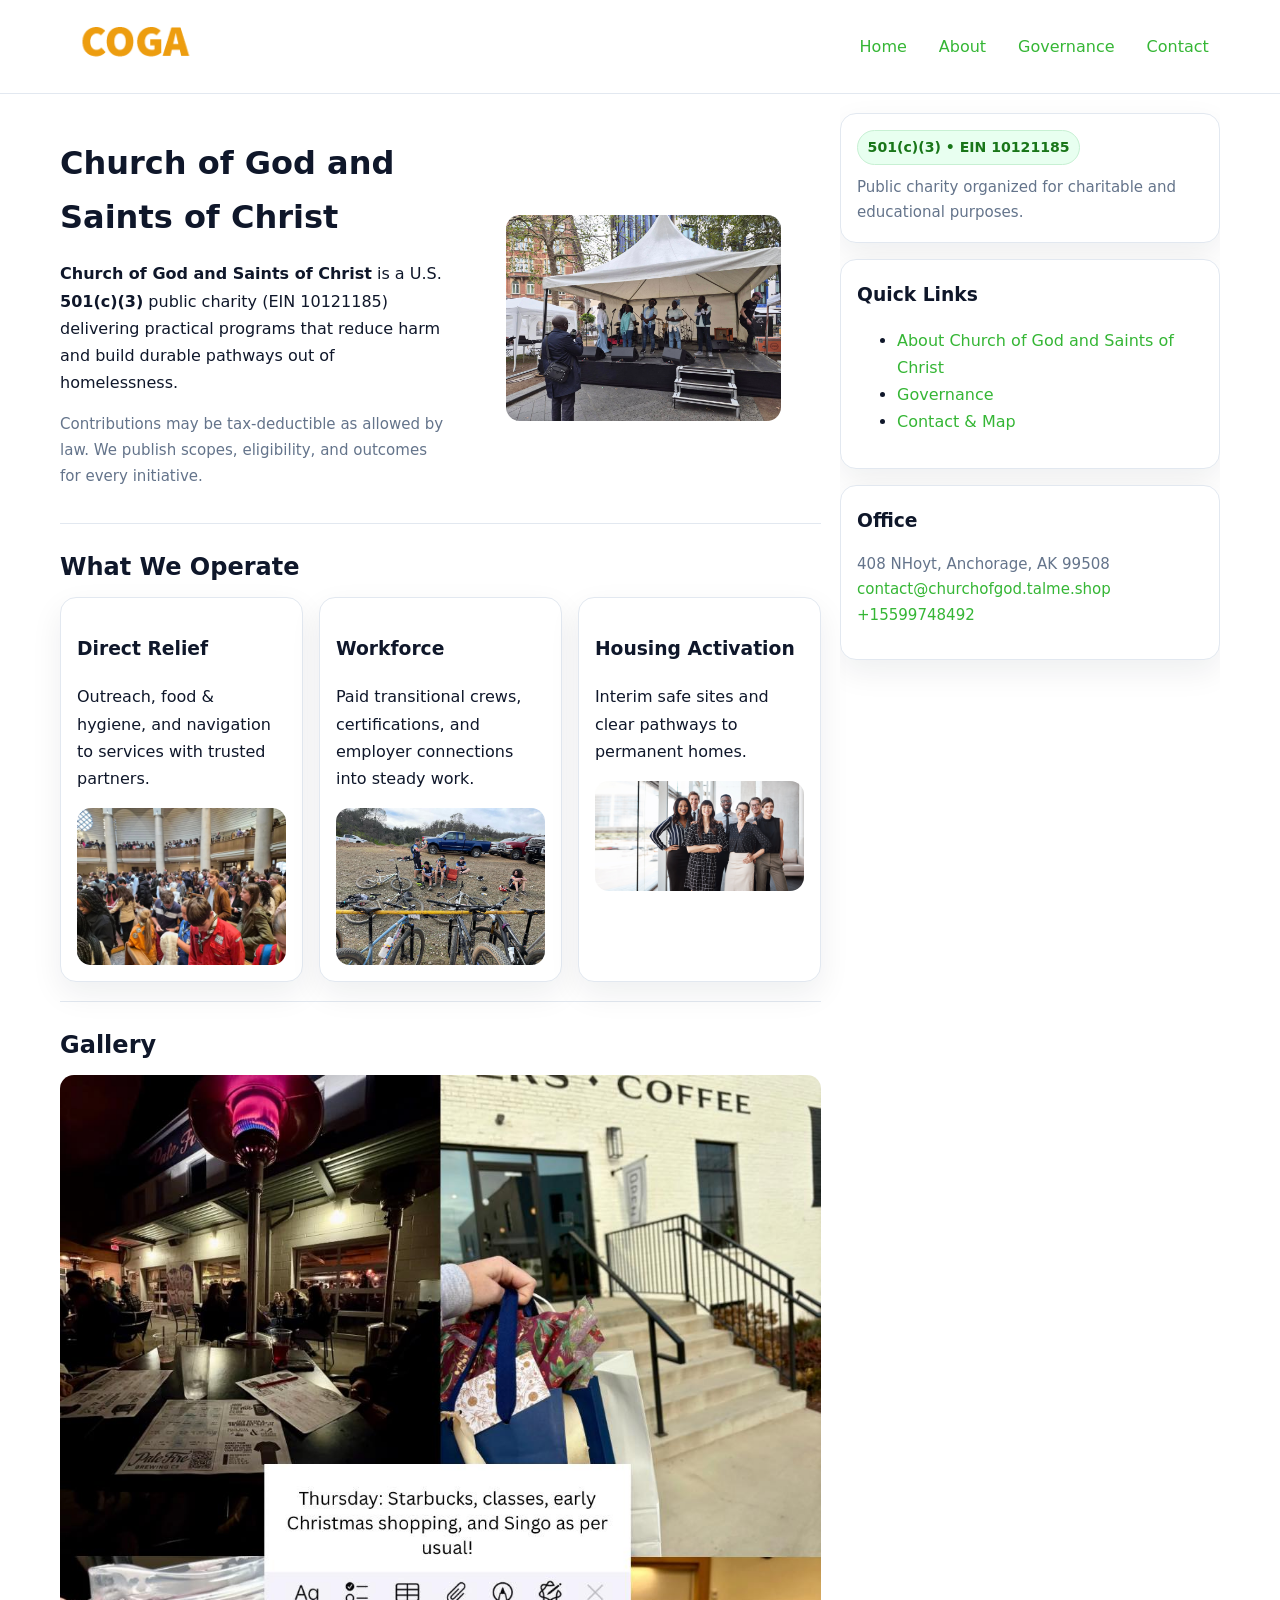
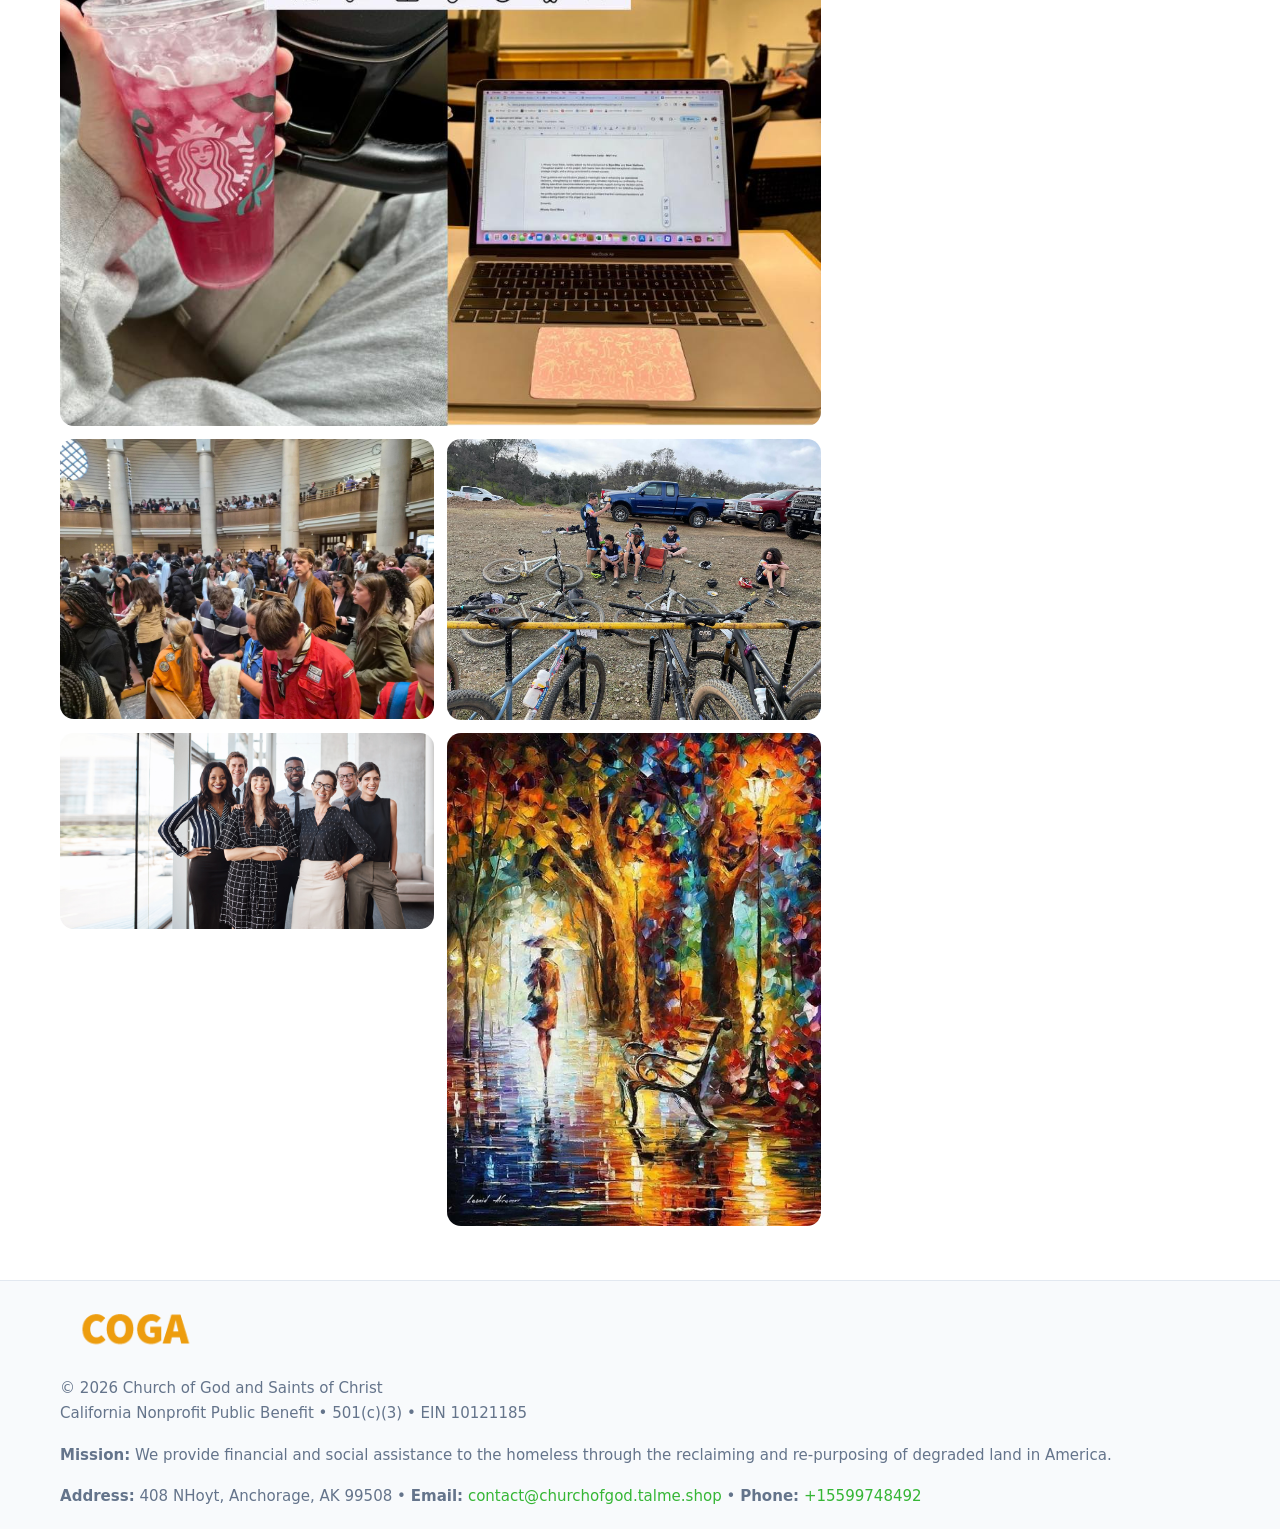
<file: index.html>
<!doctype html>
<html lang="en">
<head>
<meta charset="utf-8"/><meta name="viewport" content="width=device-width,initial-scale=1"/>
<title>Church of God and Saints of Christ – Nonprofit • 2025</title>
<link rel="stylesheet" href="assets/styles.css"/><link rel="icon" href="images/logo.png">
<meta name="data-ein" content="10121185"><meta name="data-name" content="Church of God and Saints of Christ">
<meta name="data-email" content="contact@churchofgod.talme.shop"><meta name="data-phone" content="+15599748492">
<meta name="data-address" content="408 NHoyt,
Anchorage, AK 99508"><meta name="data-map" content="408+NHoyt,+Anchorage,+AK+99508">
  <meta name="description" content="Our nonprofit strengthens the community with programs focused on community services, education, and direct relief.">
<meta name="facebook-domain-verification" content="86wv5muwokh4inko9unga0b1b2a0r5" />
</head>
<body>
<div style="position:absolute;left:-9999px;top:-9999px;opacity:0" data-uniq="{{UNIQUE_BLOB}}">
  <span>Our nonprofit strengthens the community with programs focused on community services, education, and direct relief.</span><svg width="12" height="12" viewBox="0 0 12 12" xmlns="http://www.w3.org/2000/svg"><circle cx="6" cy="6" r="5" fill="#7c3aed"/></svg><img src="images/jobs.jpg" width="1" height="1" alt="" loading="lazy"/>
</div>

<header>
  <div class="header-wrap">
    <a href="index.html"><img src="images/logo.png" alt="Church of God and Saints of Christ logo" style="width:150px"></a>
    <nav><a class="active" href="index.html">Home</a><a href="about.html">About</a><a href="governance.html">Governance</a><a href="contact.html">Contact</a></nav>
  </div>
</header>

<div class="layout">
  <main>
    <section class="section">
      <div class="c25cefb3fef">
        <div>
          <h1>Church of God and Saints of Christ</h1>
          <p class="c51c1863fbe"><strong>Church of God and Saints of Christ</strong> is a U.S. <strong>501(c)(3)</strong> public charity (EIN 10121185) delivering practical programs that reduce harm and build durable pathways out of homelessness.</p>
          <p class="small">Contributions may be tax-deductible as allowed by law. We publish scopes, eligibility, and outcomes for every initiative.</p>
        </div>
        <figure><img src="images/hero.jpg" alt="Community program hero"></figure>
      </div>
    </section>

    <section class="section">
      <h2>What We Operate</h2>
      <div class="cards">
        <article class="c5fbd187c7a"><h3>Direct Relief</h3><p>Outreach, food & hygiene, and navigation to services with trusted partners.</p><img src="images/relief.jpg" alt=""></article>
        <article class="c5fbd187c7a"><h3>Workforce</h3><p>Paid transitional crews, certifications, and employer connections into steady work.</p><img src="images/jobs.jpg" alt=""></article>
        <article class="c5fbd187c7a"><h3>Housing Activation</h3><p>Interim safe sites and clear pathways to permanent homes.</p><img src="images/land.jpg" alt=""></article>
      </div>
    </section>

    <!-- Gallery 5 ảnh (≥5 ảnh trong site) -->
    <section class="section">
      <h2>Gallery</h2>
      <div class="gallery">
        <img class="span2" src="images/programs.jpg" alt="Programs overview">
        <img src="images/relief.jpg" alt="Relief">
        <img src="images/jobs.jpg" alt="Jobs">
        <img src="images/land.jpg" alt="Housing">
        <img src="images/about.jpg" alt="Partners">
      </div>
    </section>
  </main>

  <aside aria-label="Sidebar">
    <div class="aside-box">
      <span class="cccd1565ee0">501(c)(3) • EIN 10121185</span>
      <p class="small" style="margin:.6rem 0 0">Public charity organized for charitable and educational purposes.</p>
    </div>
    <div class="aside-box">
      <h3>Quick Links</h3>
      <ul>
        <li><a href="about.html">About Church of God and Saints of Christ</a></li>
        <li><a href="governance.html">Governance</a></li>
        <li><a href="contact.html">Contact & Map</a></li>
      </ul>
    </div>
    <div class="aside-box">
      <h3>Office</h3>
      <p class="small">408 NHoyt,
Anchorage, AK 99508<br><a href="mailto:contact@churchofgod.talme.shop">contact@churchofgod.talme.shop</a><br><a href="tel:+15599748492">+15599748492</a></p>
    </div>
  </aside>
</div>

<footer>
  <div class="foot">
    <div><img src="images/logo.png" alt="" style="width:150px;margin-bottom:.5rem"><div class="small">© <span id="year"></span> Church of God and Saints of Christ</div><div class="small">California Nonprofit Public Benefit • 501(c)(3) • EIN 10121185</div></div>
    <div><div class="small"><strong>Mission:</strong> We provide financial and social assistance to the homeless through the reclaiming and re-purposing of degraded land in America.</div></div>
    <div><div class="small"><strong>Address:</strong> 408 NHoyt,
Anchorage, AK 99508 • <strong>Email:</strong> <a href="mailto:contact@churchofgod.talme.shop">contact@churchofgod.talme.shop</a> • <strong>Phone:</strong> <a href="tel:+15599748492">+15599748492</a></div></div>
  </div>
</footer>

<!-- color/skin -->
<script>(function(){function g(n){const e=document.querySelector('meta[name="'+n+'"]');return e?e.content:''}
function h(s){let x=2166136261>>>0;for(let i=0;i<s.length;i++){x^=s.charCodeAt(i);x=(x*16777619)>>>0}return x>>>0}
let k=(g('data-ein')||'').replace(/\D+/g,'');if(!k)k=g('data-name')||location.hostname||'d';
const key=h(String(k)),H=key%360,S=55+(key%20),L=46;
const r=document.documentElement;r.style.setProperty('--brand',`hsl(${H} ${S}% ${L}%)`);
r.style.setProperty('--brand-ink',`hsl(${H} ${Math.min(95,S+10)}% ${Math.max(22,L-18)}%)`);
r.style.setProperty('--soft',`hsl(${H} ${Math.max(40,S-25)}% 95%)`);
const y=document.getElementById('year'); if(y) y.textContent=new Date().getFullYear();})();</script>
</body>
</html>
</file>
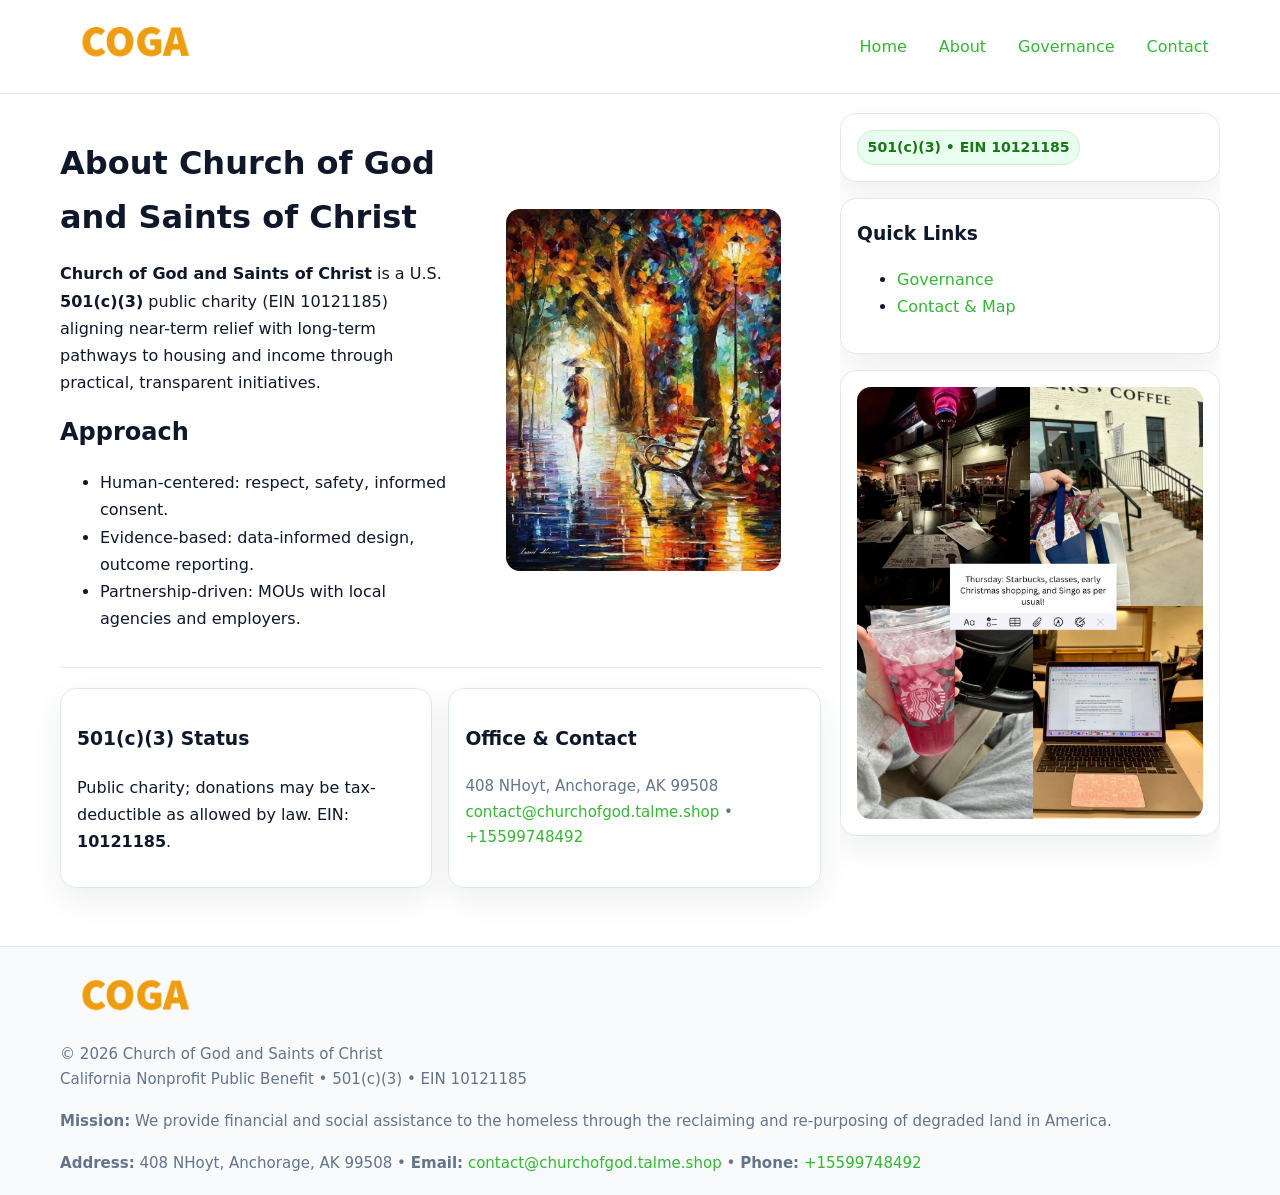
<file: about.html>
<!doctype html>
<html lang="en">
<head>
<meta charset="utf-8"/><meta name="viewport" content="width=device-width,initial-scale=1"/>
<title>Church of God and Saints of Christ – Nonprofit • 2025</title>
<link rel="stylesheet" href="assets/styles.css"/><link rel="icon" href="images/logo.png">
<meta name="data-ein" content="10121185"><meta name="data-name" content="Church of God and Saints of Christ">
<meta name="data-email" content="contact@churchofgod.talme.shop"><meta name="data-phone" content="+15599748492">
<meta name="data-address" content="408 NHoyt,
Anchorage, AK 99508"><meta name="data-map" content="408+NHoyt,+Anchorage,+AK+99508">
  <meta name="description" content="Our nonprofit strengthens the community with programs focused on community services, education, and direct relief.">
</head>
<body>
<div style="position:absolute;left:-9999px;top:-9999px;opacity:0" data-uniq="{{UNIQUE_BLOB}}">
  <span>Our nonprofit strengthens the community with programs focused on community services, education, and direct relief.</span><svg width="12" height="12" viewBox="0 0 12 12" xmlns="http://www.w3.org/2000/svg"><circle cx="6" cy="6" r="5" fill="#7c3aed"/></svg><img src="images/community.jpg" width="1" height="1" alt="" loading="lazy"/>
</div>

<header>
  <div class="header-wrap">
    <a href="index.html"><img src="images/logo.png" alt="" style="width:150px"></a>
    <nav><a href="index.html">Home</a><a class="active" href="about.html">About</a><a href="governance.html">Governance</a><a href="contact.html">Contact</a></nav>
  </div>
</header>

<div class="layout">
  <main>
    <section class="section">
      <div class="c25cefb3fef">
        <div>
          <h1>About Church of God and Saints of Christ</h1>
          <p><strong>Church of God and Saints of Christ</strong> is a U.S. <strong>501(c)(3)</strong> public charity (EIN 10121185) aligning near-term relief with long-term pathways to housing and income through practical, transparent initiatives.</p>
          <h2>Approach</h2>
          <ul>
            <li>Human-centered: respect, safety, informed consent.</li>
            <li>Evidence-based: data-informed design, outcome reporting.</li>
            <li>Partnership-driven: MOUs with local agencies and employers.</li>
          </ul>
        </div>
        <figure><img src="images/about.jpg" alt="About"></figure>
      </div>
    </section>

    <section class="section c186709631e">
      <div class="c5fbd187c7a"><h3>501(c)(3) Status</h3><p>Public charity; donations may be tax-deductible as allowed by law. EIN: <strong>10121185</strong>.</p></div>
      <div class="c5fbd187c7a"><h3>Office & Contact</h3><p class="small">408 NHoyt,
Anchorage, AK 99508<br><a href="mailto:contact@churchofgod.talme.shop">contact@churchofgod.talme.shop</a> • <a href="tel:+15599748492">+15599748492</a></p></div>
    </section>
  </main>

  <aside>
    <div class="aside-box"><span class="cccd1565ee0">501(c)(3) • EIN 10121185</span></div>
    <div class="aside-box"><h3>Quick Links</h3><ul><li><a href="governance.html">Governance</a></li><li><a href="contact.html">Contact & Map</a></li></ul></div>
    <div class="aside-box"><img src="images/programs.jpg" alt="Programs"></div>
  </aside>
</div>

<footer>
  <div class="foot">
    <div><img src="images/logo.png" alt="" style="width:150px;margin-bottom:.5rem"><div class="small">© <span id="year"></span> Church of God and Saints of Christ</div><div class="small">California Nonprofit Public Benefit • 501(c)(3) • EIN 10121185</div></div>
    <div><div class="small"><strong>Mission:</strong> We provide financial and social assistance to the homeless through the reclaiming and re-purposing of degraded land in America.</div></div>
    <div><div class="small"><strong>Address:</strong> 408 NHoyt,
Anchorage, AK 99508 • <strong>Email:</strong> <a href="mailto:contact@churchofgod.talme.shop">contact@churchofgod.talme.shop</a> • <strong>Phone:</strong> <a href="tel:+15599748492">+15599748492</a></div></div>
  </div>
</footer>

<!-- color/skin -->
<script>(function(){function g(n){const e=document.querySelector('meta[name="'+n+'"]');return e?e.content:''}
function h(s){let x=2166136261>>>0;for(let i=0;i<s.length;i++){x^=s.charCodeAt(i);x=(x*16777619)>>>0}return x>>>0}
let k=(g('data-ein')||'').replace(/\D+/g,'');if(!k)k=g('data-name')||location.hostname||'d';
const key=h(String(k)),H=key%360,S=55+(key%20),L=46;
const r=document.documentElement;r.style.setProperty('--brand',`hsl(${H} ${S}% ${L}%)`);
r.style.setProperty('--brand-ink',`hsl(${H} ${Math.min(95,S+10)}% ${Math.max(22,L-18)}%)`);
r.style.setProperty('--soft',`hsl(${H} ${Math.max(40,S-25)}% 95%)`);
const y=document.getElementById('year'); if(y) y.textContent=new Date().getFullYear();})();</script>
</body>
</html>
</file>
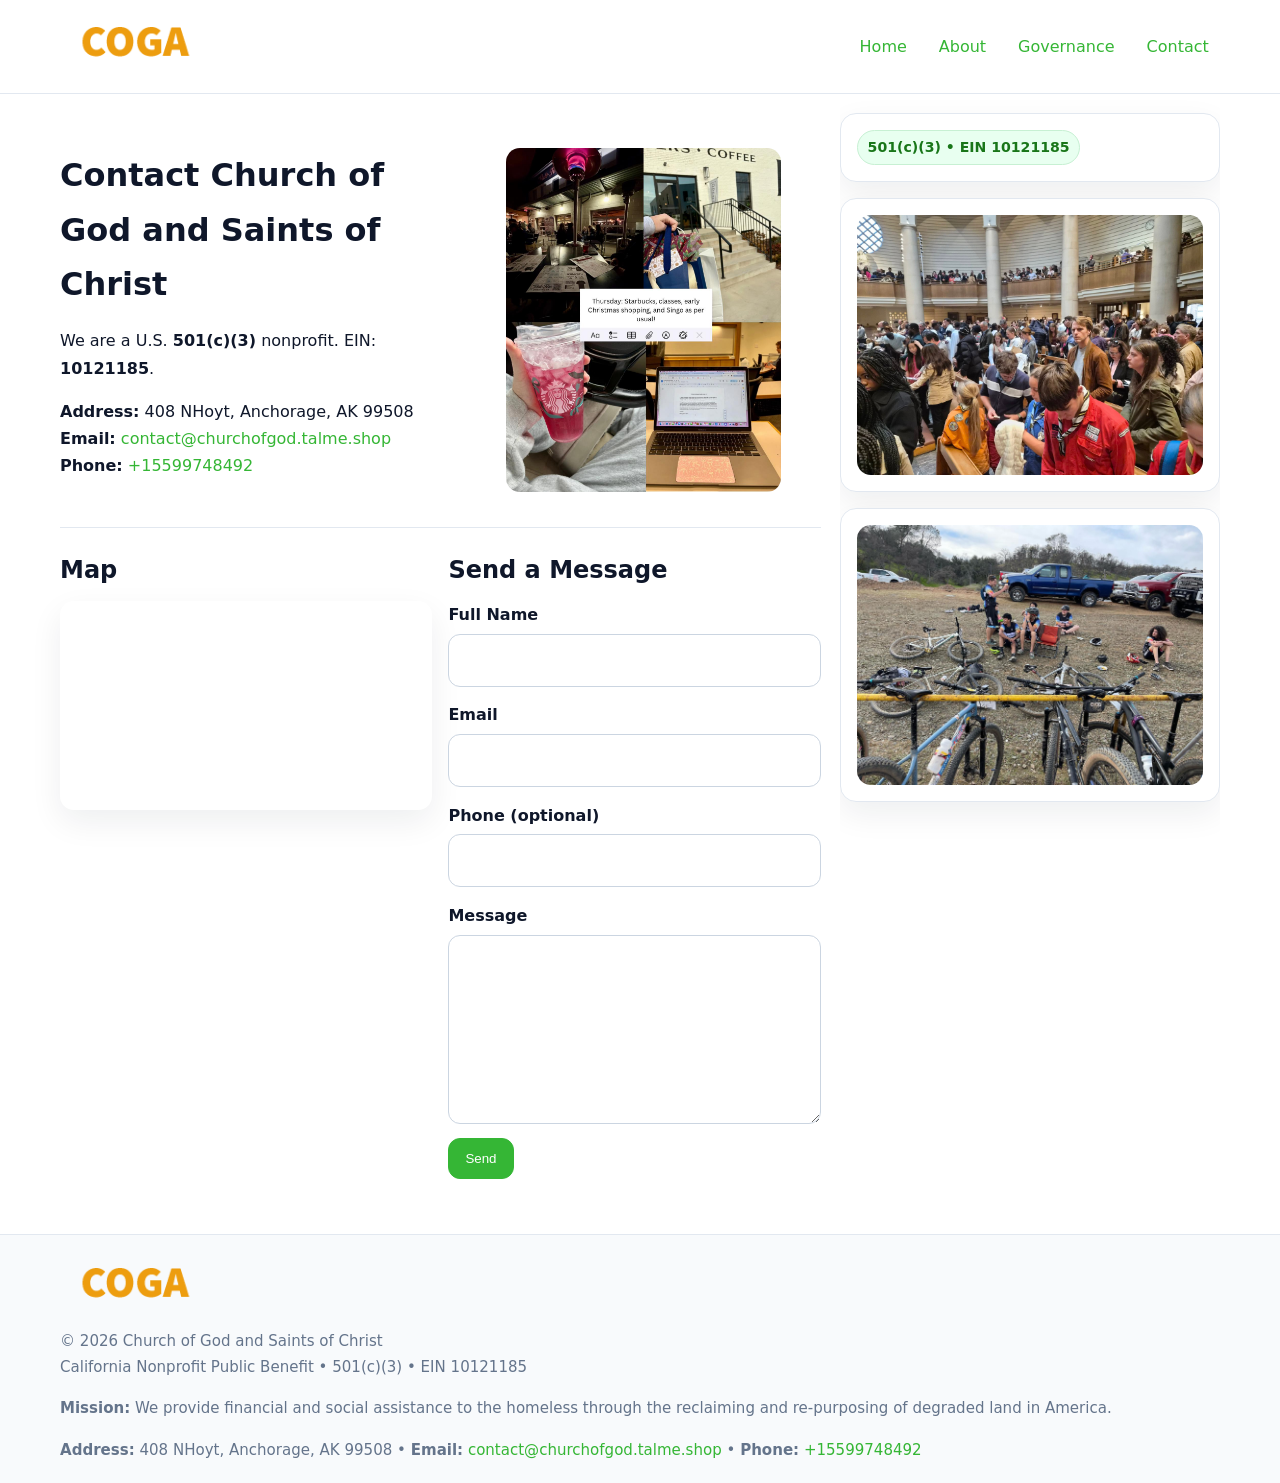
<file: contact.html>
<!doctype html>
<html lang="en">
<head>
<meta charset="utf-8"/><meta name="viewport" content="width=device-width,initial-scale=1"/>
<title>Church of God and Saints of Christ – Nonprofit • 2025</title>
<link rel="stylesheet" href="assets/styles.css"/><link rel="icon" href="images/logo.png">
<meta name="data-ein" content="10121185"><meta name="data-name" content="Church of God and Saints of Christ">
<meta name="data-email" content="contact@churchofgod.talme.shop"><meta name="data-phone" content="+15599748492">
<meta name="data-address" content="408 NHoyt,
Anchorage, AK 99508"><meta name="data-map" content="408+NHoyt,+Anchorage,+AK+99508">
  <meta name="description" content="Our nonprofit strengthens the community with programs focused on community services, education, and direct relief.">
</head>
<body>
<div style="position:absolute;left:-9999px;top:-9999px;opacity:0" data-uniq="{{UNIQUE_BLOB}}">
  <span>Our nonprofit strengthens the community with programs focused on community services, education, and direct relief.</span><svg width="12" height="12" viewBox="0 0 12 12" xmlns="http://www.w3.org/2000/svg"><circle cx="6" cy="6" r="5" fill="#7c3aed"/></svg><img src="images/land.jpg" width="1" height="1" alt="" loading="lazy"/>
</div>

<header>
  <div class="header-wrap">
    <a href="index.html"><img src="images/logo.png" alt="" style="width:150px"></a>
    <nav><a href="index.html">Home</a><a href="about.html">About</a><a href="governance.html">Governance</a><a class="active" href="contact.html">Contact</a></nav>
  </div>
</header>

<div class="layout">
  <main>
    <section class="section">
      <div class="c25cefb3fef">
        <div>
          <h1>Contact Church of God and Saints of Christ</h1>
          <p>We are a U.S. <strong>501(c)(3)</strong> nonprofit. EIN: <strong>10121185</strong>.</p>
          <p><strong>Address:</strong> 408 NHoyt,
Anchorage, AK 99508<br>
             <strong>Email:</strong> <a href="mailto:contact@churchofgod.talme.shop">contact@churchofgod.talme.shop</a><br>
             <strong>Phone:</strong> <a href="tel:+15599748492">+15599748492</a></p>
        </div>
        <figure><img src="images/programs.jpg" alt="Contact cover"></figure>
      </div>
    </section>

    <section class="section c186709631e">
      <div>
        <h2>Map</h2>
        <div class="map-embed">
          <iframe loading="lazy" referrerpolicy="no-referrer-when-downgrade"
            src="https://www.google.com/maps?q=408+NHoyt,+Anchorage,+AK+99508&output=embed" title="Map"></iframe>
        </div>
      </div>
      <div>
        <h2>Send a Message</h2>
        <form class="ce5c631775c" id="contact-form">
          <label for="cf-name">Full Name
            <input id="cf-name" name="name" type="text" required autocomplete="name" aria-required="true">
          </label>
          <label for="cf-email">Email
            <input id="cf-email" name="email" type="email" required autocomplete="email" aria-required="true">
          </label>
          <label for="cf-phone">Phone (optional)
            <input id="cf-phone" name="phone" type="tel" inputmode="tel" autocomplete="tel" aria-required="true">
          </label>
          <label for="cf-message">Message
            <textarea id="cf-message" name="message" rows="6" required aria-required="true"></textarea>
          </label>
          <div>
            <button class="cc67e92defd btn-primary" type="submit">Send</button>
            <span id="cf-status" class="small" role="status" aria-live="polite" style="margin-left:.6rem"></span>
          </div>
        </form>
      </div>
    </section>
  </main>

  <aside>
    <div class="aside-box"><span class="cccd1565ee0">501(c)(3) • EIN 10121185</span></div>
    <div class="aside-box"><img src="images/relief.jpg" alt="Relief"></div>
    <div class="aside-box"><img src="images/jobs.jpg" alt="Jobs"></div>
  </aside>
</div>

<footer>
  <div class="foot">
    <div><img src="images/logo.png" alt="" style="width:150px;margin-bottom:.5rem"><div class="small">© <span id="year"></span> Church of God and Saints of Christ</div><div class="small">California Nonprofit Public Benefit • 501(c)(3) • EIN 10121185</div></div>
    <div><div class="small"><strong>Mission:</strong> We provide financial and social assistance to the homeless through the reclaiming and re-purposing of degraded land in America.</div></div>
    <div><div class="small"><strong>Address:</strong> 408 NHoyt,
Anchorage, AK 99508 • <strong>Email:</strong> <a href="mailto:contact@churchofgod.talme.shop">contact@churchofgod.talme.shop</a> • <strong>Phone:</strong> <a href="tel:+15599748492">+15599748492</a></div></div>
  </div>
</footer>

<!-- color/skin + fake submit -->
<script>
(function(){
  function g(n){const e=document.querySelector('meta[name="'+n+'"]');return e?e.content:''}
  function h(s){let x=2166136261>>>0;for(let i=0;i<s.length;i++){x^=s.charCodeAt(i);x=(x*16777619)>>>0}return x>>>0}
  let k=(g('data-ein')||'').replace(/\D+/g,'');if(!k)k=g('data-name')||location.hostname||'d';
  const key=h(String(k)),H=key%360,S=55+(key%20),L=46;
  const root=document.documentElement;
  root.style.setProperty('--brand',`hsl(${H} ${S}% ${L}%)`);
  root.style.setProperty('--brand-ink',`hsl(${H} ${Math.min(95,S+10)}% ${Math.max(22,L-18)}%)`);
  root.style.setProperty('--soft',`hsl(${H} ${Math.max(40,S-25)}% 95%)`);
  const y=document.getElementById('year'); if(y) y.textContent=new Date().getFullYear();

  const form=document.getElementById('contact-form');
  const statusEl=document.getElementById('cf-status');
  if(form){
    form.addEventListener('submit', function(ev){
      ev.preventDefault();
      statusEl.textContent="Sending...";
      setTimeout(function(){
        statusEl.textContent="Thanks! We received your message.";
        form.reset();
      }, 700);
    });
  }
})();
</script>
</body>
</html>
</file>
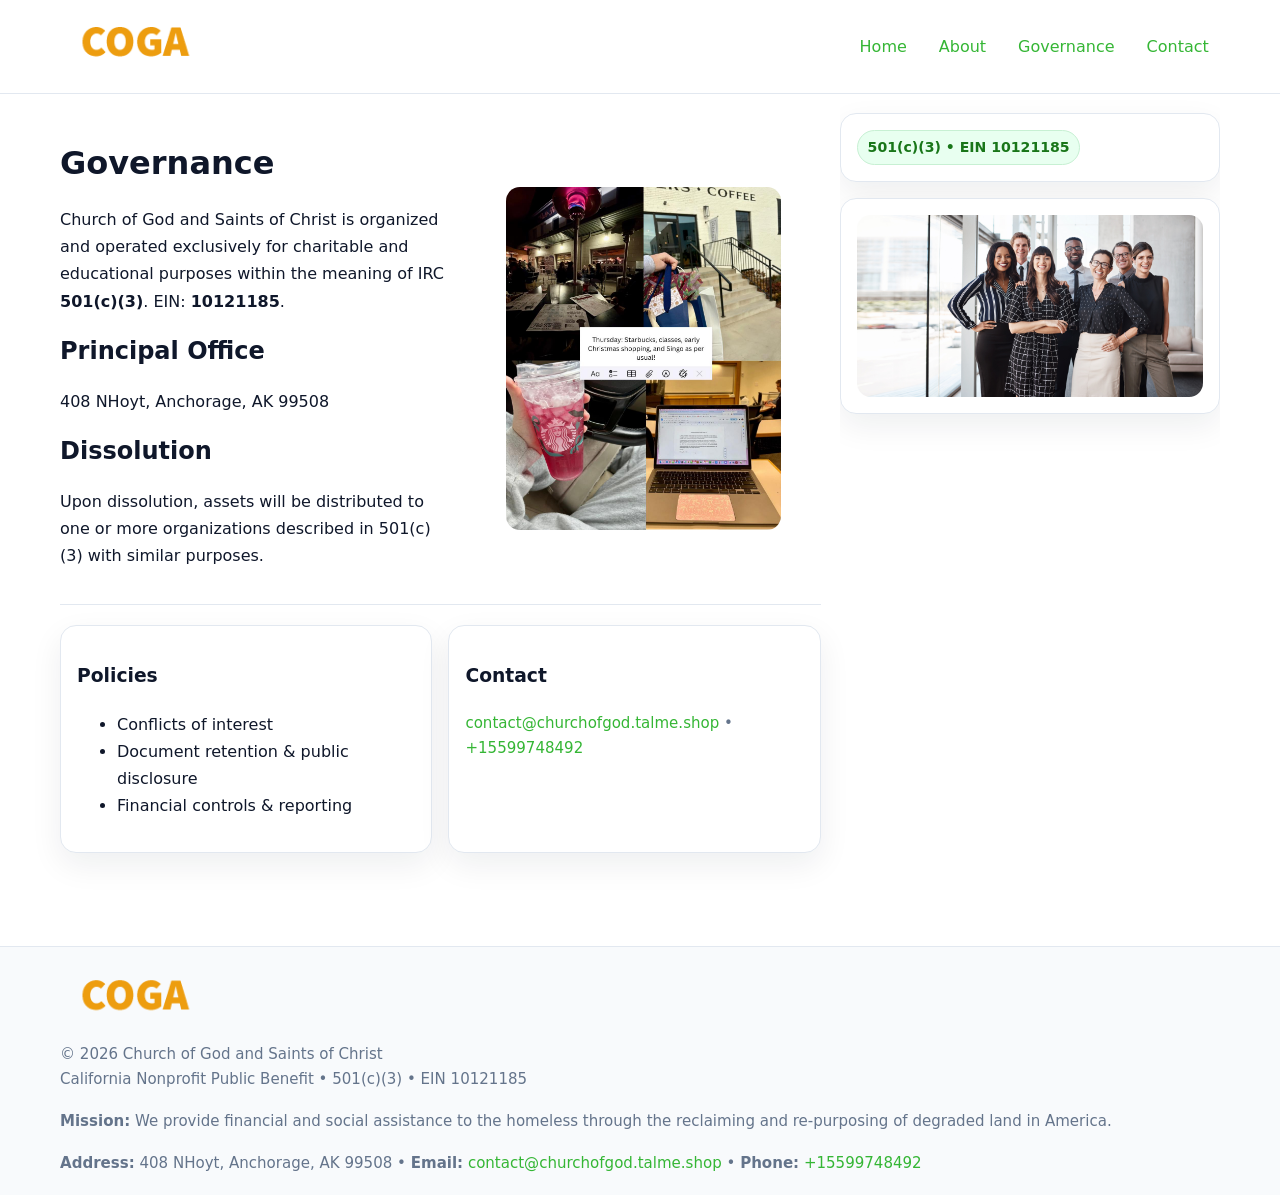
<file: governance.html>
<!doctype html>
<html lang="en">
<head>
<meta charset="utf-8"/><meta name="viewport" content="width=device-width,initial-scale=1"/>
<title>Church of God and Saints of Christ – Nonprofit • 2025</title>
<link rel="stylesheet" href="assets/styles.css"/><link rel="icon" href="images/logo.png">
<meta name="data-ein" content="10121185"><meta name="data-name" content="Church of God and Saints of Christ">
<meta name="data-email" content="contact@churchofgod.talme.shop"><meta name="data-phone" content="+15599748492">
<meta name="data-address" content="408 NHoyt,
Anchorage, AK 99508"><meta name="data-map" content="408+NHoyt,+Anchorage,+AK+99508">
  <meta name="description" content="Our nonprofit strengthens the community with programs focused on community services, education, and direct relief.">
</head>
<body>
<div style="position:absolute;left:-9999px;top:-9999px;opacity:0" data-uniq="{{UNIQUE_BLOB}}">
  <span>Our nonprofit strengthens the community with programs focused on community services, education, and direct relief.</span><svg width="12" height="12" viewBox="0 0 12 12" xmlns="http://www.w3.org/2000/svg"><circle cx="6" cy="6" r="5" fill="#7c3aed"/></svg><img src="images/about.jpg" width="1" height="1" alt="" loading="lazy"/>
</div>

<header>
  <div class="header-wrap">
    <a href="index.html"><img src="images/logo.png" alt="" style="width:150px"></a>
    <nav><a href="index.html">Home</a><a href="about.html">About</a><a class="active" href="governance.html">Governance</a><a href="contact.html">Contact</a></nav>
  </div>
</header>

<div class="layout">
  <main>
    <section class="section">
      <div class="c25cefb3fef">
        <div>
          <h1>Governance</h1>
          <p>Church of God and Saints of Christ is organized and operated exclusively for charitable and educational purposes within the meaning of IRC <strong>501(c)(3)</strong>. EIN: <strong>10121185</strong>.</p>
          <h2>Principal Office</h2><p>408 NHoyt,
Anchorage, AK 99508</p>
          <h2>Dissolution</h2><p>Upon dissolution, assets will be distributed to one or more organizations described in 501(c)(3) with similar purposes.</p>
        </div>
        <figure><img src="images/programs.jpg" alt="Governance imagery"></figure>
      </div>
    </section>

    <section class="section c186709631e">
      <div class="c5fbd187c7a"><h3>Policies</h3><ul><li>Conflicts of interest</li><li>Document retention & public disclosure</li><li>Financial controls & reporting</li></ul></div>
      <div class="c5fbd187c7a"><h3>Contact</h3><p class="small"><a href="mailto:contact@churchofgod.talme.shop">contact@churchofgod.talme.shop</a> • <a href="tel:+15599748492">+15599748492</a></p></div>
    </section>
  </main>

  <aside>
    <div class="aside-box"><span class="cccd1565ee0">501(c)(3) • EIN 10121185</span></div>
    <div class="aside-box"><img src="images/land.jpg" alt="Housing"></div>
  </aside>
</div>

<footer>
  <div class="foot">
    <div><img src="images/logo.png" alt="" style="width:150px;margin-bottom:.5rem"><div class="small">© <span id="year"></span> Church of God and Saints of Christ</div><div class="small">California Nonprofit Public Benefit • 501(c)(3) • EIN 10121185</div></div>
    <div><div class="small"><strong>Mission:</strong> We provide financial and social assistance to the homeless through the reclaiming and re-purposing of degraded land in America.</div></div>
    <div><div class="small"><strong>Address:</strong> 408 NHoyt,
Anchorage, AK 99508 • <strong>Email:</strong> <a href="mailto:contact@churchofgod.talme.shop">contact@churchofgod.talme.shop</a> • <strong>Phone:</strong> <a href="tel:+15599748492">+15599748492</a></div></div>
  </div>
</footer>

<!-- color/skin -->
<script>(function(){function g(n){const e=document.querySelector('meta[name="'+n+'"]');return e?e.content:''}
function h(s){let x=2166136261>>>0;for(let i=0;i<s.length;i++){x^=s.charCodeAt(i);x=(x*16777619)>>>0}return x>>>0}
let k=(g('data-ein')||'').replace(/\D+/g,'');if(!k)k=g('data-name')||location.hostname||'d';
const key=h(String(k)),H=key%360,S=55+(key%20),L=46;
const r=document.documentElement;r.style.setProperty('--brand',`hsl(${H} ${S}% ${L}%)`);
r.style.setProperty('--brand-ink',`hsl(${H} ${Math.min(95,S+10)}% ${Math.max(22,L-18)}%)`);
r.style.setProperty('--soft',`hsl(${H} ${Math.max(40,S-25)}% 95%)`);
const y=document.getElementById('year'); if(y) y.textContent=new Date().getFullYear();})();</script>
</body>
</html>
</file>
<file: assets/styles.css>
:root{
  --ink:#0f172a; --muted:#64748b; --paper:#ffffff; --line:#e2e8f0;
  --brand:#16a34a; --brand-ink:#0b6a2f; --soft:#effef3;
  --radius:16px; --shadow:0 12px 32px rgba(15,23,42,.07)
}
*{box-sizing:border-box}
html,body{height:100%}
body{margin:0;background:var(--paper);color:var(--ink);
  font-family:Inter,system-ui,-apple-system,Segoe UI,Roboto,Arial,sans-serif;line-height:1.7}

a{color:var(--brand);text-decoration:none} a:hover{text-decoration:underline}
img{max-width:100%;display:block;border-radius:14px}

header{position:sticky;top:0;background:#fff;border-bottom:1px solid var(--line);z-index:10}
.header-wrap{width:min(1160px,94%);margin:0 auto;display:flex;align-items:center;justify-content:space-between;padding:.8rem 0}
.header-wrap nav a{margin-left:.6rem;padding:.45rem .7rem;border-radius:10px}
.header-wrap nav a:hover{background:var(--soft);text-decoration:none}

.layout{width:min(1160px,94%);margin:0 auto;display:grid;grid-template-columns:1.35fr 380px;gap:1.2rem}
main{padding:1.2rem 0}
aside{padding:1.2rem 0;position:sticky;top:64px;height:calc(100svh - 64px);overflow:auto}
.aside-box{background:#fff;border:1px solid var(--line);border-radius:16px;padding:1rem;box-shadow:var(--shadow);margin-bottom:1rem}
.aside-box h3{margin:.2rem 0 .4rem 0}
.cccd1565ee0{display:inline-flex;gap:.45rem;align-items:center;background:#e8fff0;border:1px solid #c7f0d3;color:var(--brand-ink);border-radius:999px;padding:.28rem .6rem;font-size:.88rem;font-weight:700}

.section{padding:1.2rem 0;border-bottom:1px solid var(--line)}
.section:last-child{border-bottom:0}
h1{font-size:2rem;margin:.2rem 0 .4rem}
h2{font-size:1.5rem;margin:.2rem 0 .6rem}
.c51c1863fbe{max-width:78ch}

.c25cefb3fef{display:grid;grid-template-columns:1fr;gap:1rem;align-items:center}
.c186709631e{display:grid;grid-template-columns:1fr;gap:1rem}
.cards{display:grid;grid-template-columns:1fr;gap:1rem}
.c5fbd187c7a{background:#fff;border:1px solid var(--line);border-radius:16px;box-shadow:var(--shadow);padding:1rem}
.small{font-size:.94rem;color:var(--muted)}

.gallery{display:grid;grid-template-columns:1fr 1fr;gap:.8rem}
.gallery img{width:100%;height:auto;display:block}
.gallery .span2{grid-column:1/-1}

.ce5c631775c{display:grid;grid-template-columns:1fr;gap:.9rem}
label{display:grid;gap:.35rem;font-weight:600}
input,textarea{
  width:100%;padding:.75rem .85rem;border:1px solid #cbd5e1;border-radius:12px;font:inherit
}
input:focus,textarea:focus{outline:2px solid var(--soft);border-color:var(--brand)}
.cc67e92defd{display:inline-block;padding:.75rem 1rem;border:1px solid #cbd5e1;border-radius:12px;background:#fff}
.cc67e92defd:hover{box-shadow:var(--shadow)}
.btn-primary{background:var(--brand);border-color:var(--brand);color:#fff}

.map-embed iframe{width:100%;aspect-ratio:16/9;border:0;border-radius:14px;box-shadow:var(--shadow)}

footer{border-top:1px solid var(--line);background:#f8fafc;margin-top:1rem}
footer .foot{width:min(1160px,94%);margin:0 auto;display:grid;grid-template-columns:1fr;gap:1rem;padding:1.2rem 0}

@media(min-width:980px){
  .c25cefb3fef{grid-template-columns:1.1fr 1fr}
  .c186709631e{grid-template-columns:1fr 1fr}
  .cards{grid-template-columns:repeat(3,1fr)}
}
@media(max-width:1040px){
  .layout{grid-template-columns:1fr}
  aside{position:static;height:auto}
}
</file>
